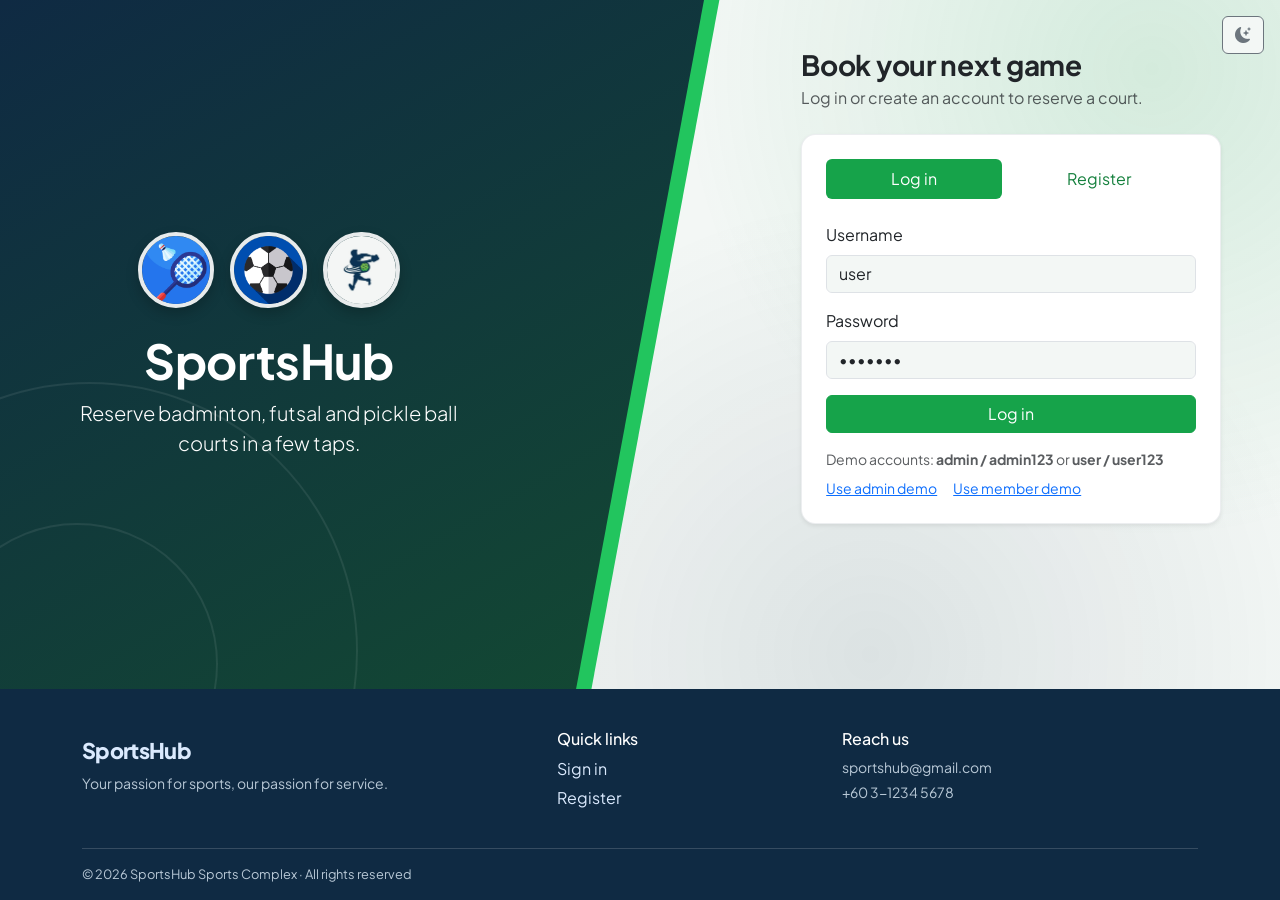
<file: index.html>
<!DOCTYPE html>
<html lang="en" data-bs-theme="light">
<head>
  <meta charset="UTF-8">
  <meta name="viewport" content="width=device-width, initial-scale=1">
  <title>Login | SportsHub Sports Complex</title>
  <meta name="description" content="Log in or register to manage sports complex bookings.">
  <meta name="author" content="SportsHub Student Project">
  <link rel="icon" href="images/bad1.png" type="image/png">
  <meta property="og:type" content="website">
  <meta property="og:title" content="SportsHub Sports Complex">
  <meta property="og:description" content="Reserve badminton, futsal and pickle ball courts in a few taps.">
  <meta property="og:image" content="images/bad1.png">
  <!-- Bootstrap 5.3.3 and Bootstrap Icons 1.11.3 are pinned to exact versions -->
  <link href="https://cdn.jsdelivr.net/npm/bootstrap@5.3.3/dist/css/bootstrap.min.css" rel="stylesheet">
  <link href="https://cdn.jsdelivr.net/npm/bootstrap-icons@1.11.3/font/bootstrap-icons.min.css" rel="stylesheet">
  <link href="css/style.css" rel="stylesheet">
  <script src="js/data.js"></script>
  <script src="js/main.js"></script>
</head>
<body class="auth-page" data-page="login">
  <button class="btn btn-outline-secondary theme-fab" data-theme-toggle aria-label="Toggle dark mode"><i class="bi"></i></button>

  <!-- CHANGE 1: diagonal split-screen.
       Desktop: the hero is clipped to the left half with a diagonal edge, the form sits on the right half.
       Mobile/tablet (< 992px): the diagonal is removed and the two parts stack vertically. -->
  <div class="auth-split">
    <div class="auth-accent" aria-hidden="true"></div>   <!-- thin green line that trims the diagonal edge -->

    <!-- Left half: decorative / brand section -->
    <section class="auth-hero">
      <div class="auth-hero-content">
        <div class="sport-row mb-4">
          <img src="images/bad1.png" alt="Badminton" width="112" height="112">
          <img src="images/fut1.png" alt="Futsal" width="112" height="112">
          <img src="images/pick1.jpg" alt="Pickle ball" width="112" height="112">
        </div>
        <h1 class="display-5 fw-bold">SportsHub</h1>
        <p class="lead mb-0 mx-auto" style="max-width:26rem">Reserve badminton, futsal and pickle ball courts in a few taps.</p>
      </div>
    </section>

    <!-- Right half: login / register -->
    <main class="auth-main">
      <div class="auth-panel">
        <h2 class="h3 fw-bold mb-1">Book your next game</h2>
        <p class="text-body-secondary mb-4">Log in or create an account to reserve a court.</p>
        <div class="card shadow-sm"><div class="card-body p-4">
          <ul class="nav nav-pills nav-fill mb-4" role="tablist">
            <li class="nav-item" role="presentation"><button class="nav-link active" id="login-tab" data-bs-toggle="pill" data-bs-target="#loginPane" type="button" role="tab">Log in</button></li>
            <li class="nav-item" role="presentation"><button class="nav-link" id="register-tab" data-bs-toggle="pill" data-bs-target="#registerPane" type="button" role="tab">Register</button></li>
          </ul>
          <div class="tab-content">
            <div class="tab-pane fade show active" id="loginPane" role="tabpanel">
              <div id="loginMsg" class="d-none" role="alert"></div>
              <form id="loginForm">
                <div class="mb-3"><label class="form-label" for="loginUser">Username</label>
                  <input class="form-control" id="loginUser" value="user" autocomplete="username" required></div>
                <div class="mb-3"><label class="form-label" for="loginPass">Password</label>
                  <input type="password" class="form-control" id="loginPass" value="user123" autocomplete="current-password" required></div>
                <button class="btn btn-primary w-100" type="submit">Log in</button>
              </form>
              <p class="small text-body-secondary mt-3 mb-0">Demo accounts: <strong>admin / admin123</strong> or <strong>user / user123</strong></p>
              <div class="d-flex gap-3 small mt-2">
                <a href="#login" data-demo-user="admin">Use admin demo</a>
                <a href="#login" data-demo-user="user">Use member demo</a>
              </div>
            </div>
            <div class="tab-pane fade" id="registerPane" role="tabpanel">
              <div id="registerMsg" class="d-none" role="alert"></div>
              <form id="registerForm">
                <div class="mb-3"><label class="form-label" for="regName">Full name</label><input class="form-control" id="regName" required></div>
                <div class="mb-3"><label class="form-label" for="regUser">Username</label><input class="form-control" id="regUser" required></div>
                <div class="mb-3"><label class="form-label" for="regPass">Password</label><input type="password" class="form-control" id="regPass" required></div>
                <div class="mb-3"><label class="form-label" for="regPass2">Confirm password</label><input type="password" class="form-control" id="regPass2" required></div>
                <button class="btn btn-primary w-100" type="submit">Create account</button>
              </form>
            </div>
          </div>
        </div></div>
      </div>
    </main>
  </div>
  <footer class="site-footer">
    <div class="container">
      <div class="row g-4">
        <div class="col-md-5"><a class="footer-brand" href="index.html">SportsHub</a><p class="mb-0">Your passion for sports, our passion for service.</p></div>
        <div class="col-6 col-md-3"><h2 class="h6 text-white">Quick links</h2><a href="index.html">Sign in</a><a href="index.html#register">Register</a></div>
        <div class="col-6 col-md-4"><h2 class="h6 text-white">Reach us</h2><p class="mb-1">sportshub@gmail.com</p><p class="mb-0">+60 3-1234 5678</p></div>
      </div>
      <div class="footer-bottom">&copy; 2026 SportsHub Sports Complex &middot; All rights reserved</div>
    </div>
  </footer>

  <script src="https://cdn.jsdelivr.net/npm/bootstrap@5.3.3/dist/js/bootstrap.bundle.min.js"></script>
  <script src="js/auth.js"></script>
</body>
</html>
</file>
<file: css/style.css>
/* ==========================================================
   SportsHub - custom styles on top of Bootstrap 5.3.3
   Light theme by default, dark theme via data-bs-theme="dark"
   ========================================================== */
@import url('https://fonts.googleapis.com/css2?family=Plus+Jakarta+Sans:wght@400;500;600;700;800&display=swap');

/* --- Theme tokens: brand green replaces Bootstrap blue --- */
:root{
  --bs-body-font-family:'Plus Jakarta Sans',system-ui,-apple-system,'Segoe UI',sans-serif;
  --bs-primary:#16a34a; --bs-primary-rgb:22,163,74;
  --bs-link-color:#15803d; --bs-link-hover-color:#166534;
  --bs-body-bg:#f3f7f5;
}
[data-bs-theme=dark]{
  --bs-body-bg:#0b1620; --bs-body-color:#dbe4ec;
  --bs-link-color:#4ade80; --bs-link-hover-color:#86efac;
}
.btn-primary{--bs-btn-bg:#16a34a;--bs-btn-border-color:#16a34a;--bs-btn-hover-bg:#15803d;--bs-btn-hover-border-color:#15803d;--bs-btn-active-bg:#166534;--bs-btn-active-border-color:#166534;--bs-btn-disabled-bg:#16a34a;--bs-btn-disabled-border-color:#16a34a}
.btn-outline-primary{--bs-btn-color:#16a34a;--bs-btn-border-color:#16a34a;--bs-btn-hover-bg:#16a34a;--bs-btn-hover-border-color:#16a34a;--bs-btn-active-bg:#15803d;--bs-btn-active-border-color:#15803d}
.nav-pills{--bs-nav-pills-link-active-bg:#16a34a}
.form-control:focus,.form-select:focus{border-color:#4ade80;box-shadow:0 0 0 .25rem rgba(22,163,74,.2)}

/* --- Cards: white in light mode, deep navy in dark mode --- */
.card{--bs-card-bg:#fff;border:1px solid rgba(15,42,67,.08);border-radius:.9rem}
[data-bs-theme=dark] .card{--bs-card-bg:#13222f;border-color:rgba(255,255,255,.08)}
.navbar .nav-link.active{color:var(--bs-primary)!important;font-weight:700}
h1,h2,h3,h4,.fw-bold{letter-spacing:-.01em}

/* ==========================================================
   CHANGE 2 - Collapsible desktop navbar (trophy toggle)
   >= 992px : only the trophy shows; clicking it slides the links out to the right
   <  992px : unchanged Bootstrap hamburger behaviour
   ========================================================== */
.nav-trophy{width:2.6rem;height:2.6rem;align-items:center;justify-content:center;flex-shrink:0;
  border:0;border-radius:.75rem;font-size:1.25rem;line-height:1;cursor:pointer;
  color:var(--bs-primary);background:rgba(22,163,74,.12);
  transition:background-color .2s ease,color .2s ease,transform .15s ease,box-shadow .2s ease}
.nav-trophy:hover{background:rgba(22,163,74,.24);transform:translateY(-1px)}      /* hover */
.nav-trophy:active{transform:scale(.92)}                                           /* pressed */
.nav-trophy:focus-visible{outline:0;box-shadow:0 0 0 .25rem rgba(22,163,74,.4)}    /* keyboard focus */
.nav-trophy[aria-expanded="true"]{background:var(--bs-primary);color:#fff}         /* open state */
.nav-trophy .bi{transition:transform .35s ease}
.nav-trophy[aria-expanded="true"] .bi{transform:rotate(-12deg) scale(1.08)}

@media (min-width:992px){
  /* Slide animation: the wrapper grows from 0fr to 1fr, the inner box clips the links while it grows */
  .nav-links{display:grid;grid-template-columns:0fr;opacity:0;visibility:hidden;
    transition:grid-template-columns .4s cubic-bezier(.4,0,.2,1),opacity .3s ease,visibility 0s linear .4s}
  .nav-links.is-open{grid-template-columns:1fr;opacity:1;visibility:visible;
    transition:grid-template-columns .4s cubic-bezier(.4,0,.2,1),opacity .3s ease .05s,visibility 0s}
  .nav-links-inner{min-width:0;overflow:hidden}
  .nav-links .navbar-nav{white-space:nowrap}
}
@media (prefers-reduced-motion:reduce){
  .nav-links,.nav-links.is-open,.nav-trophy,.nav-trophy .bi{transition:none}
}

/* ==========================================================
   CHANGE 1 - Diagonal split-screen login page
   Desktop: hero clipped with clip-path polygon(0 0, 55% 0, 45% 100%, 0 100%).
   The edge runs from 55% (top) to 45% (bottom), so each half covers exactly 50% of the screen.
   The right half is simply the container background, so there is no seam between the two halves.
   ========================================================== */
.theme-fab{position:fixed;top:1rem;right:1rem;z-index:1050;background:var(--bs-body-bg)}

.auth-split{position:relative;min-height:100vh;min-height:100dvh;overflow:hidden;
  background:
    radial-gradient(circle at 90% 10%,rgba(22,163,74,.14),transparent 36%),
    radial-gradient(circle at 68% 95%,rgba(15,42,67,.10),transparent 42%),
    var(--bs-body-bg)}
[data-bs-theme=dark] .auth-split{background:
    radial-gradient(circle at 90% 10%,rgba(34,197,94,.14),transparent 36%),
    radial-gradient(circle at 68% 95%,rgba(56,189,248,.08),transparent 42%),
    var(--bs-body-bg)}

/* Left half (hero) + thin accent line that follows the same diagonal */
.auth-hero,.auth-accent{position:absolute;inset:0}
.auth-accent{background:#22c55e;clip-path:polygon(0 0,56.2% 0,46.2% 100%,0 100%);
  animation:accentReveal .9s cubic-bezier(.22,1,.36,1) .25s both}
.auth-hero{display:flex;align-items:center;color:#fff;
  background:linear-gradient(150deg,#0f2a43 0%,#14532d 100%);
  clip-path:polygon(0 0,55% 0,45% 100%,0 100%);
  animation:heroReveal .9s cubic-bezier(.22,1,.36,1) .1s both}
/* Court-style circle outlines as quiet decoration */
.auth-hero::before,.auth-hero::after{content:"";position:absolute;border-radius:50%;border:2px solid rgba(255,255,255,.08);pointer-events:none}
.auth-hero::before{width:42vw;height:42vw;left:-14vw;bottom:-18vw}
.auth-hero::after{width:22vw;height:22vw;left:-5vw;bottom:-9vw}
/* Content width (42%) stays inside the diagonal at every height */
.auth-hero-content{position:relative;width:42%;padding:3rem 2.5rem;text-align:center;
  animation:fadeUp .7s ease .55s both}
.auth-hero .sport-row{display:flex;justify-content:center;gap:1rem}
.auth-hero .sport-row img{width:clamp(4rem,6vw,7rem);height:clamp(4rem,6vw,7rem);object-fit:cover;
  border:.25rem solid rgba(255,255,255,.9);border-radius:50%;box-shadow:0 .35rem .8rem rgba(0,0,0,.2)}

/* Right half: form */
.auth-main{position:relative;z-index:2;width:42%;margin-left:auto;min-height:100vh;min-height:100dvh;
  display:flex;align-items:center;justify-content:center;padding:3rem 2.5rem}
.auth-panel{width:100%;max-width:420px;animation:slideIn .7s ease .45s both}

/* One-time load animations */
@keyframes heroReveal{from{clip-path:polygon(0 0,0 0,0 100%,0 100%)}to{clip-path:polygon(0 0,55% 0,45% 100%,0 100%)}}
@keyframes accentReveal{from{clip-path:polygon(0 0,0 0,0 100%,0 100%)}to{clip-path:polygon(0 0,56.2% 0,46.2% 100%,0 100%)}}
@keyframes fadeUp{from{opacity:0;transform:translateY(14px)}to{opacity:1;transform:none}}
@keyframes slideIn{from{opacity:0;transform:translateX(24px)}to{opacity:1;transform:none}}
@keyframes fadeIn{from{opacity:0}to{opacity:1}}

/* Mobile + tablet: remove the diagonal and stack hero above the form */
@media (max-width:991.98px){
  .auth-split{display:flex;flex-direction:column}
  .auth-accent{display:none}
  .auth-hero{position:relative;inset:auto;clip-path:none;animation:fadeIn .6s ease both}
  .auth-hero::before,.auth-hero::after{display:none}
  .auth-hero-content{width:100%;padding:3.5rem 1.5rem 2rem;animation:none}
  .auth-hero .display-5{font-size:2rem}
  .auth-hero .sport-row{margin-bottom:1rem!important}
  .auth-hero .sport-row img{width:4rem;height:4rem}
  .auth-main{width:100%;min-height:0;padding:2rem 1.25rem 3rem}
  .auth-panel{animation:slideIn .6s ease .2s both}
}
@media (prefers-reduced-motion:reduce){
  .auth-hero,.auth-accent,.auth-hero-content,.auth-panel{animation:none!important}
}

/* --- Dashboard stat cards --- */
.stat-icon{width:3rem;height:3rem;border-radius:.8rem;display:grid;place-items:center;font-size:1.4rem}
.chart-box{position:relative;height:290px}

/* --- Facility cards: each sport has its own banner colour --- */
.facility-banner{height:110px;display:grid;place-items:center;border-radius:.9rem .9rem 0 0}
.facility-banner img{width:6rem;height:6rem;object-fit:cover;border:.25rem solid rgba(255,255,255,.9);border-radius:50%;box-shadow:0 .35rem .8rem rgba(0,0,0,.2)}
.sport-badminton{background:linear-gradient(135deg,#16a34a,#86efac)}
.sport-futsal{background:linear-gradient(135deg,#0369a1,#38bdf8)}
.sport-pickleball{background:linear-gradient(135deg,#d97706,#fcd34d)}

/* --- Tables: keep them scrollable on small screens --- */
.table>:not(caption)>*>*{padding:.8rem .9rem}
.table thead th{font-weight:600;white-space:nowrap}

/* --- Shared footer --- */
.site-footer{margin-top:auto;padding:2.5rem 0 1rem;background:#0f2a43;color:#b8c8d6}
.site-footer a{display:block;width:max-content;color:#dbeafe;text-decoration:none;margin:.35rem 0}
.site-footer a:hover,.site-footer a:focus-visible{color:#86efac}
.site-footer p{font-size:.875rem}
.footer-brand{font-size:1.35rem;font-weight:800;letter-spacing:-.03em}
.footer-bottom{margin-top:2rem;padding-top:1rem;border-top:1px solid rgba(255,255,255,.16);font-size:.8rem}
.auth-page{display:flex;flex-direction:column;min-height:100vh}
.auth-page .auth-split{flex:1;min-height:0}
.auth-page .auth-main{min-height:0}
@media (max-width:991.98px){
  .auth-page .auth-split{flex:none}
  .site-footer{padding-top:2rem}
}
</file>
